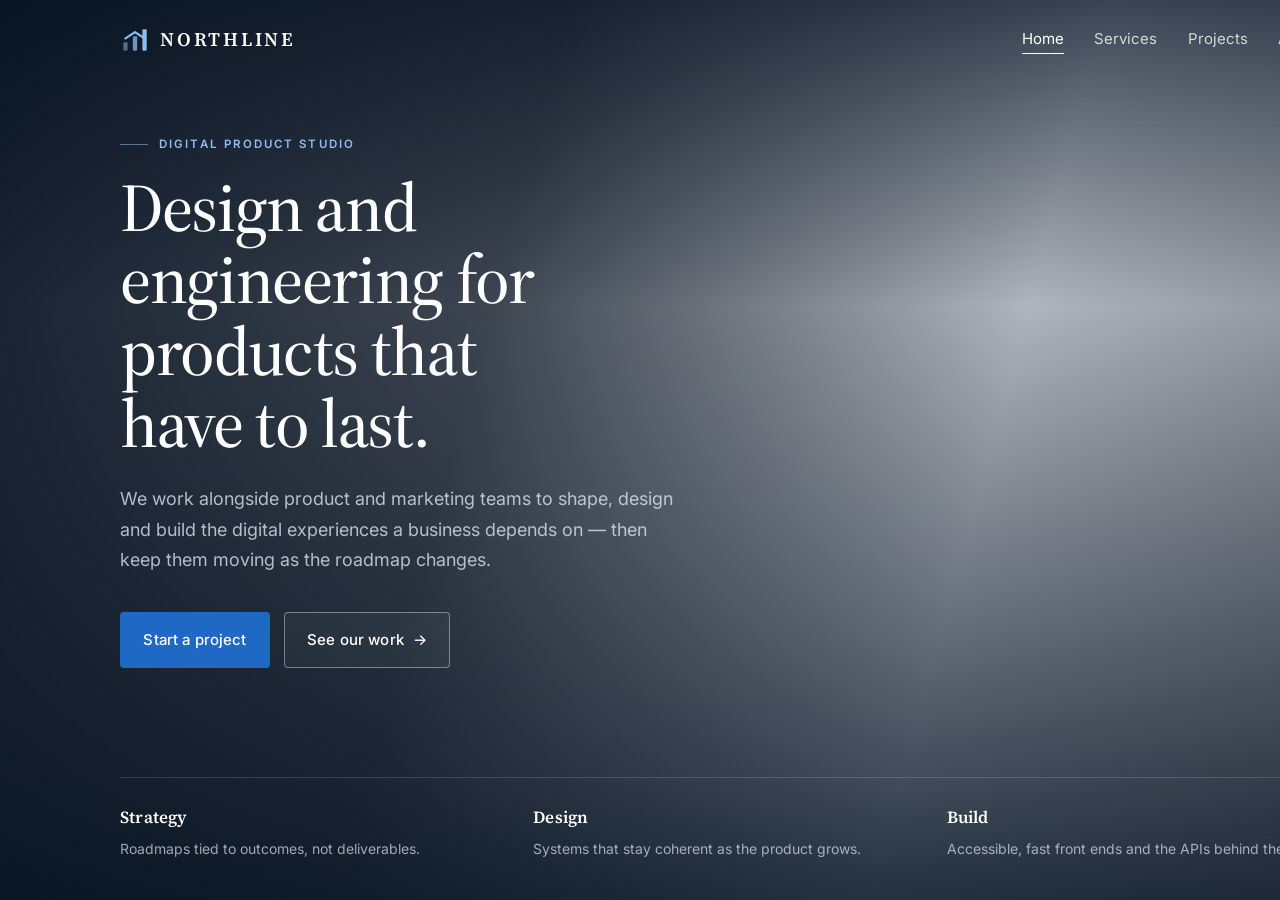
<file: .tmp-img/harness.html>
<!DOCTYPE html>
<html lang="en">
<head>
  <meta charset="utf-8">
  <title>harness</title>
  <style>
    html, body { margin: 0; padding: 0; background: #fff; }
    iframe { display: block; border: 0; }
    #meta { position: absolute; left: -9999px; font: 12px monospace; }
  </style>
</head>
<body>
  <div id="meta">pending</div>
  <script>
    var params = new URLSearchParams(location.search);
    var w = parseInt(params.get("w") || "1440", 10);
    var h = parseInt(params.get("h") || "900", 10);
    var y = parseInt(params.get("y") || "0", 10);
    var baseHref = new URL("../", location.href).href;

    function ready(doc, cb) {
      var tries = 0;
      (function check() {
        var imgs = Array.prototype.slice.call(doc.images);
        var done = imgs.length > 0 && imgs.every(function (i) { return i.complete && i.naturalWidth > 0; });
        if (done || tries++ > 600) return cb();
        setTimeout(check, 50);
      })();
    }

    fetch("../index.html")
      .then(function (r) { return r.text(); })
      .then(function (html) {
        var urls = [];
        html.replace(/src="(https:\/\/images\.unsplash\.com[^"]+)"/g, function (_, u) { urls.push(u); return _; });
        return Promise.all(urls.map(function (u) {
          return new Promise(function (resolve) {
            var img = new Image();
            img.onload = img.onerror = function () { resolve(); };
            img.src = u;
          });
        })).then(function () {
          if (params.get("nojs") === "1") {
            html = html.replace(/<script>document\.documentElement\.classList\.replace\('no-js', 'js'\);<\/script>/, "");
          }
          return html
            .replace("<head>", '<head><base href="' + baseHref + '">')
            .replace(/ loading="lazy"/g, "");
        });
      })
      .then(function (html) {
        var frame = document.createElement("iframe");
        frame.style.width = w + "px";
        frame.style.height = h + "px";
        frame.addEventListener("load", function () {
          var doc = frame.contentDocument;
          doc.querySelectorAll(".reveal").forEach(function (el) { el.classList.add("is-visible"); });
          doc.documentElement.style.scrollBehavior = "auto";
          var settled = doc.createElement("style");
          settled.textContent = ".js .reveal{opacity:1!important;transform:none!important;transition:none!important}";
          doc.head.appendChild(settled);
          if (params.get("menu") === "1") {
            var toggle = doc.querySelector("[data-nav-toggle]");
            if (toggle) toggle.click();
          }
          ready(doc, function () {
            var imgs = Array.prototype.slice.call(doc.images);
            var offenders = [];
            Array.prototype.forEach.call(doc.querySelectorAll("body *"), function (el) {
              var r = el.getBoundingClientRect();
              if (r.right > w + 1) {
                offenders.push((el.tagName + "." + (el.className || "")).slice(0, 40) + " right=" + Math.round(r.right) + " w=" + Math.round(r.width));
              }
            });
            document.getElementById("meta").textContent =
              "HEIGHT=" + doc.documentElement.scrollHeight +
              " SCROLLWIDTH=" + doc.documentElement.scrollWidth +
              " OFFENDERS=" + offenders.length + " [" + offenders.slice(0, 8).join(" ;; ") + "]" +
              " LOADED=" + imgs.filter(function (i) { return i.naturalWidth > 0; }).length + "/" + imgs.length;
            frame.contentWindow.scrollTo(0, y);
            setTimeout(function () { frame.contentWindow.scrollTo(0, y); }, 150);
          });
        });
        frame.srcdoc = html;
        document.body.appendChild(frame);
      });
  </script>
</body>
</html>
</file>
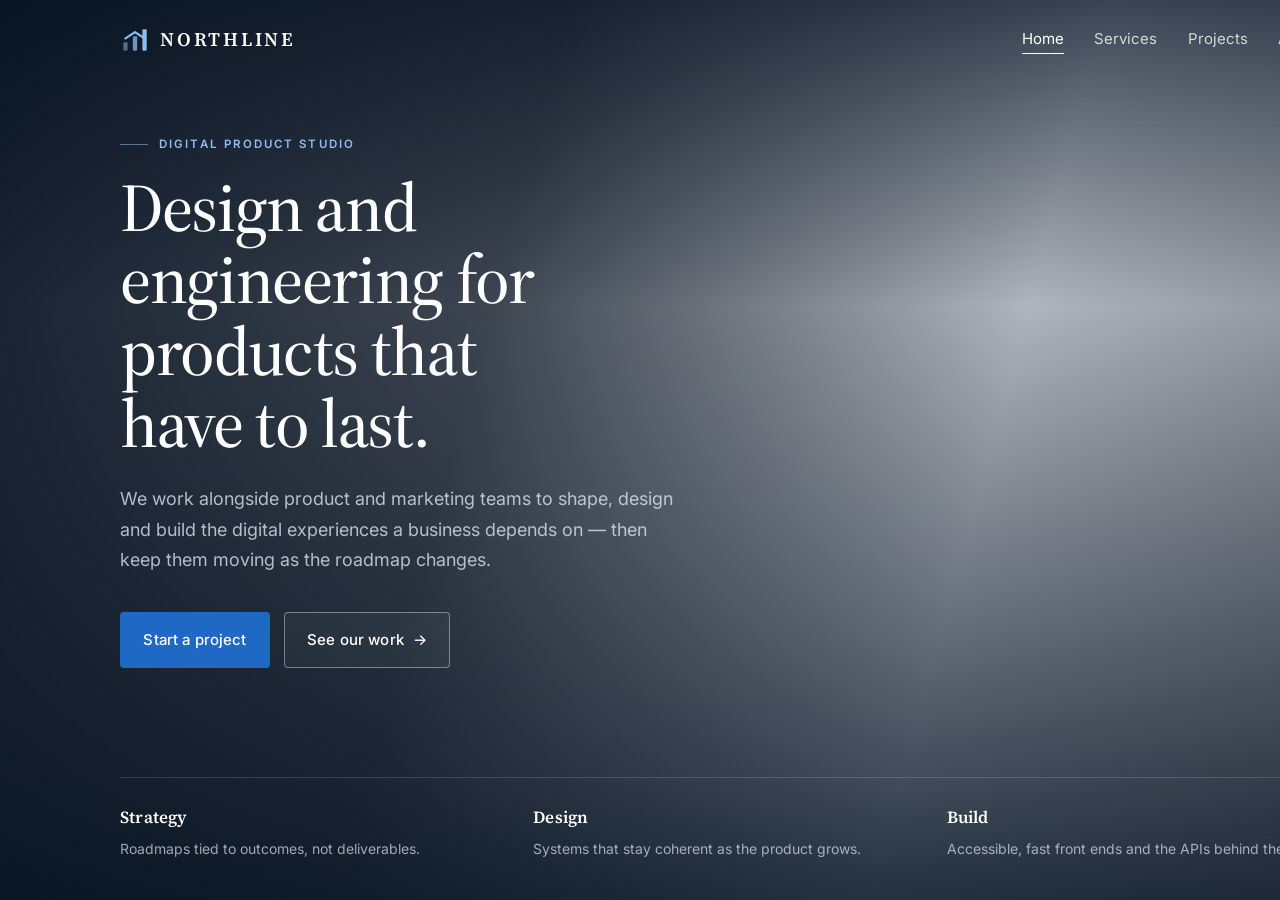
<file: .tmp-img/probe.html>
<!DOCTYPE html>
<html lang="en">
<head><meta charset="utf-8"><title>probe</title>
<style>html,body{margin:0}iframe{width:1440px;height:900px;border:0;display:block}#meta{position:absolute;left:-9999px}</style>
</head>
<body>
<pre id="meta">pending</pre>
<iframe id="frame" src="../index.html"></iframe>
<script>
  var frame = document.getElementById("frame");
  frame.addEventListener("load", function () {
    var doc = frame.contentDocument;
    doc.querySelectorAll(".reveal").forEach(function (el) { el.classList.add("is-visible"); });
    var out = [];
    [".hero", ".services", ".service-grid", ".service-card", ".about", ".projects", ".project-grid", ".project-card", ".process", ".cta", ".site-footer"].forEach(function (sel) {
      var el = doc.querySelector(sel);
      if (!el) { out.push(sel + " MISSING"); return; }
      var r = el.getBoundingClientRect();
      out.push(sel + " top=" + Math.round(r.top + frame.contentWindow.scrollY) + " h=" + Math.round(r.height) + " w=" + Math.round(r.width));
    });
    doc.querySelectorAll(".service-card").forEach(function (card, i) {
      var img = card.querySelector("img");
      out.push("card" + i + " img complete=" + (img ? img.complete : "n/a") + " natH=" + (img && img.naturalHeight) + " opacity=" + frame.contentWindow.getComputedStyle(card).opacity);
    });
    document.getElementById("meta").textContent = "PROBE|" + out.join("|");
  });
</script>
</body>
</html>
</file>
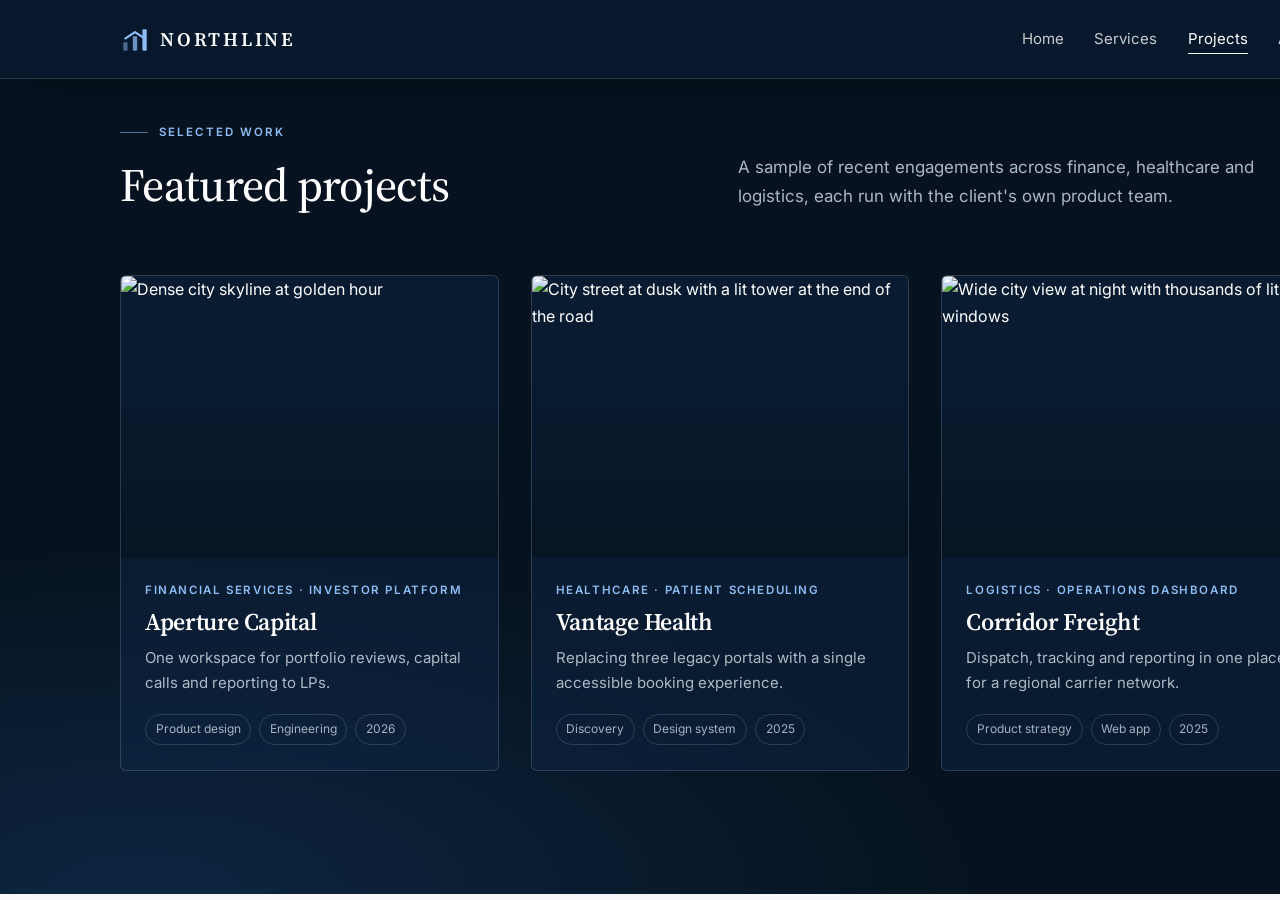
<file: .tmp-img/probe2.html>
<!DOCTYPE html>
<html lang="en">
<head><meta charset="utf-8"><title>probe2</title>
<style>html,body{margin:0}iframe{width:1440px;height:900px;border:0;display:block}#meta{position:absolute;left:-9999px}</style>
</head>
<body>
<pre id="meta">pending</pre>
<iframe id="frame" src="../index.html"></iframe>
<script>
  var frame = document.getElementById("frame");
  function wait(ms) { return new Promise(function (r) { setTimeout(r, ms); }); }

  frame.addEventListener("load", function () {
    var doc = frame.contentDocument;
    var win = frame.contentWindow;
    var out = [];

    function snapshot(tag) {
      var reveals = doc.querySelectorAll(".reveal").length;
      var shown = doc.querySelectorAll(".reveal.is-visible").length;
      out.push(tag + ": revealed=" + shown + "/" + reveals +
        " headerScrolled=" + doc.querySelector("[data-header]").classList.contains("is-scrolled") +
        " activeNav=" + (doc.querySelector(".primary-nav__list a.is-active") || {}).textContent +
        " scrollY=" + Math.round(win.scrollY));
    }

    doc.documentElement.style.scrollBehavior = "auto";
    snapshot("at-top");

    win.scrollTo(0, 2843);
    wait(1200).then(function () {
      snapshot("at-projects");
      var toggle = doc.querySelector("[data-nav-toggle]");
      out.push("toggleDisplay=" + win.getComputedStyle(toggle).display);
      toggle.click();
      out.push("menuOpen=" + doc.querySelector("[data-nav]").classList.contains("is-open") +
        " aria=" + toggle.getAttribute("aria-expanded"));
      document.getElementById("meta").textContent = "PROBE2|" + out.join("|");
    });
  });
</script>
</body>
</html>
</file>
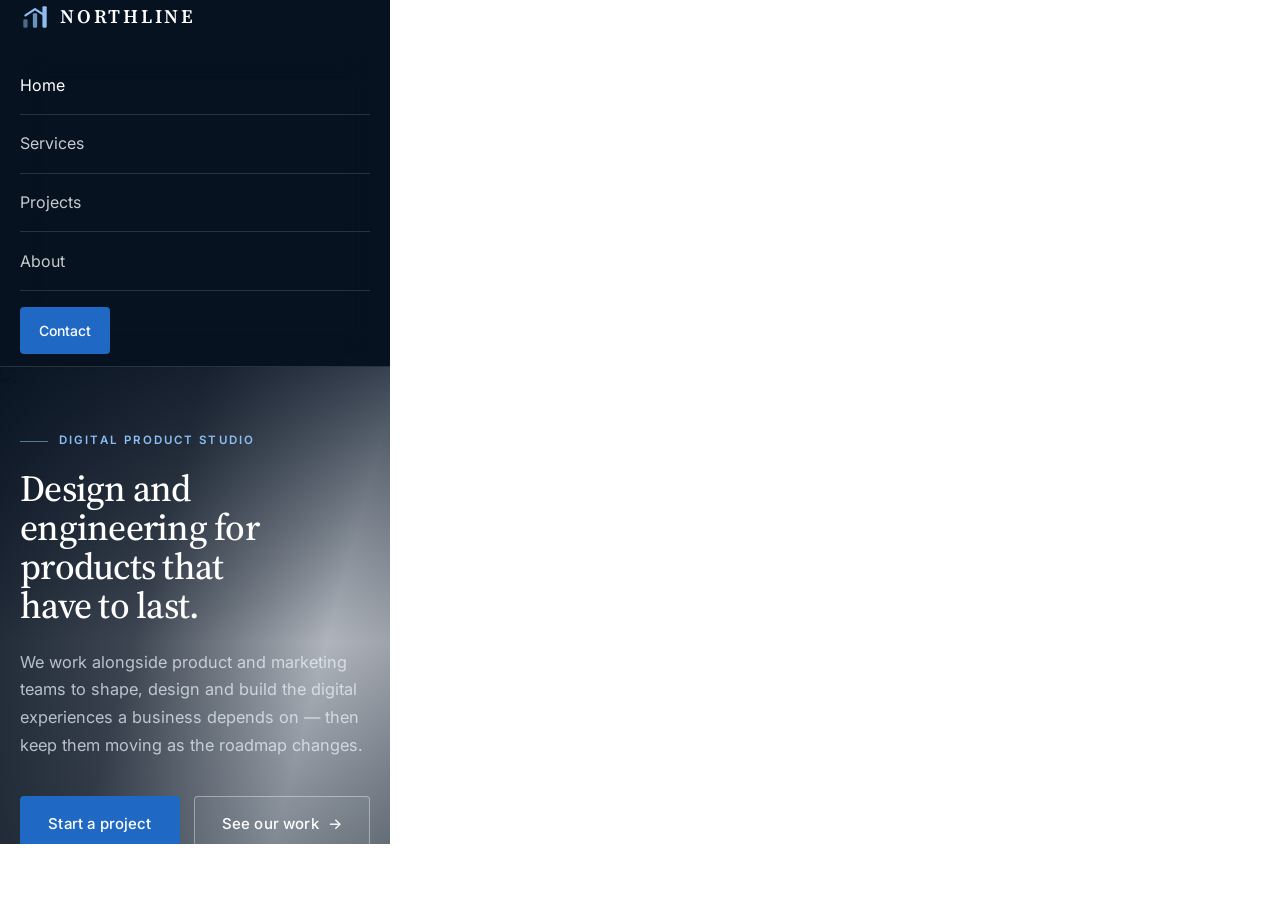
<file: .tmp-img/probe3.html>
<!DOCTYPE html>
<html lang="en">
<head><meta charset="utf-8"><title>probe3</title>
<style>html,body{margin:0}iframe{width:390px;height:844px;border:0;display:block}#meta{position:absolute;left:-9999px;width:900px;font:11px monospace}</style>
</head>
<body>
<pre id="meta">pending</pre>
<iframe id="frame" src="../index.html"></iframe>
<script>
  var frame = document.getElementById("frame");
  frame.addEventListener("load", function () {
    setTimeout(function () {
      var doc = frame.contentDocument;
      var win = frame.contentWindow;
      // Recreate the no-JS class state on an otherwise normal load.
      doc.documentElement.className = "no-js";
      var out = ["scrollWidth=" + doc.documentElement.scrollWidth + " innerWidth=" + win.innerWidth];
      var all = doc.querySelectorAll("body *");
      var offenders = [];
      Array.prototype.forEach.call(all, function (el) {
        var r = el.getBoundingClientRect();
        if (r.width > win.innerWidth + 1 || r.right > win.innerWidth + 1) {
          offenders.push((el.tagName + "." + (el.className || "")).slice(0, 46) +
            " w=" + Math.round(r.width) + " right=" + Math.round(r.right));
        }
      });
      out.push("offenders=" + offenders.length);
      out = out.concat(offenders.slice(0, 12));
      var nav = doc.querySelector(".primary-nav");
      out.push("navDisplay=" + win.getComputedStyle(nav).display + " navW=" + Math.round(nav.getBoundingClientRect().width) +
        " navTop=" + Math.round(nav.getBoundingClientRect().top));
      document.getElementById("meta").textContent = "PROBE3|" + out.join("|");
    }, 400);
  });
</script>
</body>
</html>
</file>
